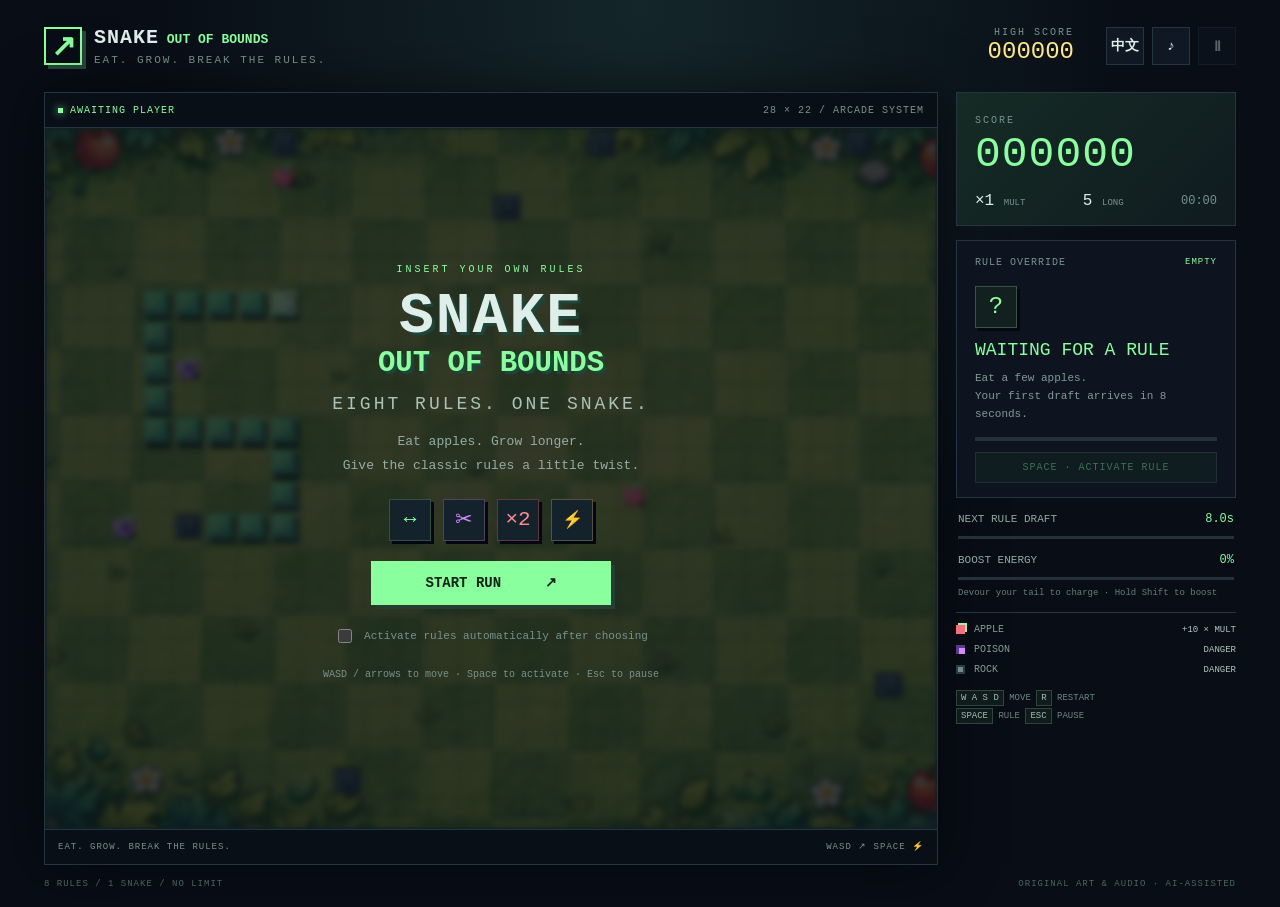
<file: rogue-snake/index.html>
<!doctype html>
<html lang="en">
<head>
  <meta charset="utf-8">
  <meta name="viewport" content="width=device-width,initial-scale=1">
  <meta name="theme-color" content="#080d16">
  <meta name="description" content="Snake Out of Bounds — an endless arcade snake game with eight temporary rule mutations.">
  <title>Snake Out of Bounds</title>
  <link rel="stylesheet" href="styles.css">
</head>
<body>
<div class="cabinet" id="cabinet">
  <header class="topbar">
    <a class="brand" href="#" id="home" aria-label="Title screen"><span class="brand-icon">↗</span><span><b>SNAKE<span class="brand-small"> OUT OF BOUNDS</span></b><small id="brandSub">EAT. GROW. BREAK THE RULES.</small></span></a>
    <div class="record"><span id="bestLabel">HIGH SCORE</span><strong id="best">000000</strong></div>
    <div class="top-actions"><button id="language" class="icon-button" aria-label="切换至中文">中文</button><button id="sound" class="icon-button" aria-label="Mute sound">♪</button><button id="pause" class="icon-button" aria-label="Pause">Ⅱ</button></div>
  </header>
  <main class="arena">
    <section class="board-shell" aria-label="Game board">
      <div class="board-status"><span><i id="statusDot"></i><b id="status">AWAITING PLAYER</b></span><span id="coordinates">28 × 22 / ARCADE SYSTEM</span></div>
      <div class="board-wrap">
        <canvas id="board" width="840" height="660" tabindex="0" aria-label="Snake board. WASD or arrows to move."></canvas>
        <div id="slogan" class="slogan" aria-live="polite"><small>RULE OVERRIDE</small><strong></strong></div>
        <div id="toast" class="toast" aria-live="polite"></div>
        <div id="overlay" class="overlay">
          <section id="titlePanel" class="panel title-panel">
            <div class="eyebrow">INSERT YOUR OWN RULES</div>
            <h1>SNAKE<br><span>OUT OF BOUNDS</span></h1>
            <h2 id="titleZh">EIGHT RULES. ONE SNAKE.</h2>
            <p class="intro" id="intro">Eat apples. Grow longer.<br>Give the classic rules a little twist.</p>
            <div class="rule-preview" aria-hidden="true"><span>↔</span><span>✂</span><span>×2</span><span>⚡</span></div>
            <button id="start" class="primary">START RUN <span>↗</span></button>
            <label class="auto-option"><input type="checkbox" id="auto"><span id="autoLabel">Activate rules automatically after choosing</span></label>
            <p class="small-print" id="titleHelp">WASD / arrows to move · Space to activate · Esc to pause</p>
          </section>
          <section id="draftPanel" class="panel draft-panel" hidden>
            <div class="eyebrow" id="draftEyebrow">RULE DRAFT / TIME IS PAUSED</div>
            <h2 id="draftTitle">Which rule will you bend?</h2>
            <p id="draftSubtitle">Keep one. Your new rule replaces the old one.</p>
            <div id="choices" class="choices"></div>
            <small id="draftHelp">Press 1 / 2 to choose · Then Space to activate</small>
          </section>
          <section id="pausePanel" class="panel pause-panel" hidden>
            <div class="eyebrow">SYSTEM ON HOLD</div>
            <h2 id="pauseTitle">PAUSED</h2>
            <div id="pauseHelp" class="control-list"></div>
            <p id="pauseHint" class="pause-hint">Every 5 extra body segments raise your score multiplier.<br>A yellow warning precedes a choice of two new rules.</p>
            <div class="pause-buttons"><button id="resume" class="primary">RESUME</button><button id="restartPause" class="secondary">NEW RUN</button></div>
            <p class="credits" id="credits">Original procedural art & synthesized audio · AI-assisted<br>Full license and production notes: CREDITS.txt</p>
          </section>
          <section id="deathPanel" class="panel death-panel" hidden>
            <div class="eyebrow" id="deathEyebrow">RUN TERMINATED</div>
            <h2 id="deathTitle">The rules won this round.</h2>
            <p id="deathReason"></p>
            <div class="final-score"><span id="finalLabel">FINAL SCORE</span><strong id="finalScore">000000</strong><b id="newRecord" hidden>NEW RECORD</b></div>
            <div class="final-stats"><span><small id="lengthLabel">MAX LENGTH</small><b id="finalLength">5</b></span><span><small id="timeLabel">SURVIVAL</small><b id="finalTime">00:00</b></span><span><small id="rulesLabel">RULES USED</small><b id="finalRules">0</b></span></div>
            <button id="restart" class="primary">TRY AGAIN <span>↗</span></button>
            <p class="small-print" id="restartHelp">Press R / Enter to restart instantly</p>
          </section>
        </div>
      </div>
      <div class="board-footer"><span id="footerLeft">EAT. GROW. BREAK THE RULES.</span><span id="footerRight">WASD ↗ SPACE ⚡</span></div>
    </section>
    <aside class="dashboard">
      <div class="score-block"><span id="scoreLabel">SCORE</span><strong id="score">000000</strong><div class="score-meta"><span id="multiplier">×1 <small>MULT</small></span><span id="length">5 <small>LONG</small></span><span id="time">00:00</span></div></div>
      <section class="rule-slot" id="ruleSlot"><div class="slot-heading"><span id="slotLabel">RULE OVERRIDE</span><span id="ruleBadge">EMPTY</span></div><div id="ruleSymbol" class="rule-symbol">?</div><h2 id="ruleName">WAITING FOR A RULE</h2><p id="ruleDescription">Eat a few apples.<br>Your first draft arrives in 8 seconds.</p><div class="rule-meter"><div id="activeBar"></div></div><button id="activate" class="activate" disabled><span id="activateLabel">SPACE · ACTIVATE RULE</span></button></section>
      <section class="next-draft"><div><span id="nextLabel">NEXT RULE DRAFT</span><strong id="nextTime">08.0s</strong></div><div class="thin-meter"><div id="draftBar"></div></div></section>
      <section class="energy"><div><span id="energyLabel">BOOST ENERGY</span><strong id="energyValue">0%</strong></div><div class="thin-meter"><div id="energyBar"></div></div><small id="energyHint">Devour your tail to charge · Hold Shift to boost</small></section>
      <section class="legend"><div><i class="apple-dot"></i><span id="appleLegend">APPLE</span><b id="applePoints">+10 × MULT</b></div><div><i class="poison-dot"></i><span id="poisonLegend">POISON</span><b id="poisonPoints">DANGER</b></div><div><i class="rock-dot"></i><span id="rockLegend">ROCK</span><b id="rockPoints">DANGER</b></div></section>
      <div class="key-hint" id="sideHelp"><kbd>W A S D</kbd> MOVE <kbd>R</kbd> RESTART<br><kbd>SPACE</kbd> RULE <kbd>ESC</kbd> PAUSE</div>
    </aside>
  </main>
  <footer class="page-footer"><span id="bottomLabel">8 RULES / 1 SNAKE / NO LIMIT</span><span id="bottomCredit">ORIGINAL ART & AUDIO · AI-ASSISTED</span></footer>
</div>
<script src="model.js"></script>
<script src="audio.js"></script>
<script src="game.js"></script>
</body>
</html>
</file>
<file: rogue-snake/styles.css>
:root{color-scheme:dark;--bg:#080d16;--panel:#0d1420;--line:#243441;--muted:#77928f;--ink:#deeee9;--green:#89ff9d;--accent:#89ff9d;--purple:#d48aff;--yellow:#ffe783}*{box-sizing:border-box}body{margin:0;background:var(--bg);color:var(--ink);font-family:Consolas,"Courier New","Microsoft YaHei",monospace;font-size:14px;background-image:radial-gradient(ellipse at 50% 0,#14262a 0,transparent 55%)}button,a,input{-webkit-tap-highlight-color:transparent}button{font:inherit;cursor:pointer;transition:background .15s,transform .15s,border-color .15s}button:focus-visible,a:focus-visible,input:focus-visible{outline:2px solid var(--yellow);outline-offset:4px}button:active{transform:translateY(2px)}button:disabled{cursor:default;opacity:.38;transform:none}button:hover:not(:disabled){filter:brightness(1.15)}[hidden]{display:none!important}.cabinet{max-width:1240px;margin:auto;padding:0 24px}.topbar{height:92px;display:flex;align-items:center;gap:32px}.brand{display:flex;align-items:center;gap:12px;color:var(--ink);text-decoration:none;margin-right:auto}.brand-icon{width:38px;height:38px;display:grid;place-content:center;border:2px solid var(--green);color:var(--green);font-size:30px;font-weight:bold;box-shadow:4px 4px 0 #274738}.brand b{font-size:20px;letter-spacing:1px}.brand-small{font-size:13px;color:var(--green);letter-spacing:0}.brand small{display:block;color:var(--muted);font-size:11px;letter-spacing:2px;margin-top:5px}.record{text-align:right}.record span{display:block;font-size:10px;color:var(--muted);letter-spacing:2px}.record strong{color:var(--yellow);font-size:24px;font-weight:normal}.top-actions{display:flex;gap:8px}.icon-button{border:1px solid var(--line);background:#101923;color:var(--ink);width:38px;height:38px;font-weight:bold}.arena{display:grid;grid-template-columns:minmax(0,1fr) 280px;gap:18px;align-items:start}.board-shell{border:1px solid var(--line);box-shadow:0 0 50px #0008;min-width:0;background:#090f17}.board-status,.board-footer{display:flex;justify-content:space-between;align-items:center;padding:11px 13px;font-size:10px;letter-spacing:1px;color:var(--muted);height:35px}.board-status{border-bottom:1px solid var(--line)}.board-status span:first-child{display:flex;align-items:center;gap:7px}.board-status b{color:var(--accent);font-weight:normal}.board-status i{width:5px;height:5px;background:var(--accent);box-shadow:0 0 8px var(--accent)}.board-footer{border-top:1px solid var(--line);font-size:9px}.board-wrap{position:relative;isolation:isolate;overflow:hidden;aspect-ratio:28/22;background:#183c22 url("game-background.png") center/cover no-repeat}canvas{display:block;width:100%;height:100%;image-rendering:pixelated;outline:none}.board-wrap:after{content:"";position:absolute;inset:0;pointer-events:none;background:repeating-linear-gradient(transparent 0 3px,#0002 3px 4px);opacity:.28;z-index:3}.overlay{position:absolute;inset:0;display:grid;place-items:center;background:#060b14bd;backdrop-filter:blur(3px);z-index:5;padding:24px}.panel{max-width:560px;width:100%;text-align:center}.eyebrow{color:var(--green);font-size:10px;letter-spacing:3px;margin-bottom:16px}.title-panel h1{font-size:58px;line-height:.88;letter-spacing:2px;margin:0;text-shadow:3px 3px 0 #1b4639}.title-panel h1 span{display:block;color:var(--green);font-size:29px;letter-spacing:0;line-height:1.5}.title-panel h2{font-size:18px;font-weight:normal;color:#aac2b9;margin:8px 0 16px;letter-spacing:3px}.intro{line-height:1.9;font-size:13px;color:#94ada8;margin:14px 0}.rule-preview{display:flex;justify-content:center;gap:12px;margin:20px 0}.rule-preview span{display:grid;place-items:center;width:42px;height:42px;background:#14232b;border:1px solid #325143;font-size:21px;color:var(--green);box-shadow:3px 3px 0 #020811}.rule-preview span:nth-child(2){color:var(--purple);border-color:#51415f}.rule-preview span:nth-child(3){color:#ff8b92;border-color:#5d393e}.rule-preview span:nth-child(4){color:var(--yellow);border-color:#57513e}.primary{border:0;background:var(--green);color:#0a2515;min-height:44px;padding:12px 26px;font-weight:bold;box-shadow:4px 4px 0 #263e32}.primary span{margin-left:35px}.title-panel .primary,.death-panel .primary{min-width:240px}.auto-option{display:flex;align-items:center;justify-content:center;gap:9px;font-size:11px;color:var(--muted);margin-top:21px;cursor:pointer}.auto-option input{accent-color:var(--green);width:14px;height:14px}.small-print{font-size:10px;color:#78928a;margin-top:20px;line-height:1.7}.dashboard{display:flex;flex-direction:column;gap:14px}.score-block{padding:18px 18px 15px;border:1px solid var(--line);background:linear-gradient(135deg,#152b25,#101b20)}.score-block>span{color:var(--muted);font-size:10px;letter-spacing:2px}.score-block>strong{display:block;font-weight:normal;color:var(--green);font-size:43px;letter-spacing:1px;line-height:1.3}.score-meta{display:flex;align-items:center;justify-content:space-between;margin-top:9px;font-size:16px}.score-meta small{font-size:9px;color:var(--muted)}.score-meta>span:last-child{font-size:12px;color:var(--muted)}.rule-slot{padding:16px 18px 14px;border:1px solid var(--line);background:var(--panel);min-height:246px}.slot-heading{display:flex;justify-content:space-between;color:var(--muted);font-size:10px;letter-spacing:1px}.slot-heading span:last-child{color:var(--accent);font-size:9px}.rule-symbol{width:42px;height:42px;font-size:24px;display:grid;place-items:center;color:var(--accent);border:1px solid #395447;margin:18px 0 12px;box-shadow:3px 3px 0 #03090f;background:#122020}.rule-slot h2{font-size:18px;color:var(--accent);font-weight:normal;margin:0 0 9px}.rule-slot p{line-height:1.65;color:#819a95;font-size:11px;min-height:40px;margin:0 0 14px}.rule-meter,.thin-meter{height:4px;background:#24313a;overflow:hidden}.rule-meter>div{height:100%;width:0;background:var(--accent);transition:width .06s linear}.activate{display:block;width:100%;margin-top:11px;border:1px solid #425c50;background:#172c22;padding:9px 3px;font-size:10px;color:var(--green);letter-spacing:1px}.next-draft,.energy{padding:0 2px}.next-draft>div:first-child,.energy>div:first-child{display:flex;justify-content:space-between;align-items:center;margin-bottom:10px}.next-draft span,.energy span{color:#90aaa0;font-size:11px}.next-draft strong,.energy strong{font-size:12px;color:var(--green);font-weight:normal}.thin-meter{height:3px}.thin-meter div{height:100%;background:var(--yellow);width:0;transition:width .08s linear}.energy .thin-meter div{background:#87d7ff}.energy small{display:block;font-size:9px;color:#657f79;margin-top:8px}.legend{border-top:1px solid var(--line);padding-top:11px;display:grid;gap:9px}.legend>div{display:flex;align-items:center;font-size:10px;color:#819c94;gap:9px}.legend b{margin-left:auto;color:#b3c8bd;font-size:9px;font-weight:normal}.legend i{width:9px;height:9px;display:inline-block}.apple-dot{background:#fa6d80;box-shadow:2px -2px #a5ef99}.poison-dot{background:var(--purple);box-shadow:inset 3px 3px #5f3889}.rock-dot{background:#708c8a;border:2px solid #293d48}.key-hint{line-height:2;font-size:9px;color:#6c8a81}.key-hint kbd{font:inherit;border:1px solid #30463c;padding:2px 4px;color:#a4bfb1;background:#101c1b}.page-footer{display:flex;justify-content:space-between;font-size:9px;color:#48675c;padding:14px 0 18px;letter-spacing:1px}.draft-panel h2,.pause-panel h2,.death-panel h2{font-size:28px;margin:0 0 15px;letter-spacing:1px;font-weight:normal}.draft-panel>p,.death-panel>p{color:#809a93;font-size:12px;line-height:1.7;margin:0 0 24px}.draft-panel .eyebrow{color:var(--yellow)}.choices{display:grid;grid-template-columns:1fr 1fr;gap:14px;margin-bottom:23px}.choice{display:flex;flex-direction:column;align-items:center;min-height:214px;padding:20px 12px;background:#131e29;border:1px solid #3e5559;color:var(--ink);box-shadow:4px 4px 0 #02080d;position:relative}.choice:hover{border-color:var(--card-color);background:#1b2c32}.choice-number{position:absolute;top:9px;left:10px;font-size:10px;color:#6b8e82}.choice-symbol{font-size:34px;color:var(--card-color);margin:15px 0}.choice b{font-size:16px;font-weight:normal;color:var(--card-color);margin-bottom:14px}.choice p{font-size:11px;color:#8da89d;line-height:1.7;margin:0;flex:1}.choice small{margin-top:18px;font-size:9px;letter-spacing:1px;color:#bed4c8}.draft-panel>small{color:#719389;font-size:10px}.pause-panel{max-width:420px}.control-list{display:grid;grid-template-columns:1fr 1fr;text-align:left;background:#101b24;border:1px solid #2d4241;padding:16px;gap:13px 20px;color:#9ab4aa;font-size:11px}.control-list kbd{display:block;color:var(--green);font:inherit;font-size:12px;margin-bottom:4px}.pause-hint{font-size:11px;line-height:1.8;color:#789990;margin:18px 0}.pause-buttons{display:flex;gap:12px;justify-content:center}.secondary{border:1px solid #395349;background:#172623;color:#acc7b7;padding:10px 18px}.credits{color:#4f7266;font-size:9px;line-height:1.9;margin-top:24px}.final-score{position:relative;border-block:1px solid #29453b;padding:15px;margin-bottom:20px}.final-score span{display:block;color:#819f91;font-size:10px}.final-score strong{display:block;font-size:54px;font-weight:normal;color:var(--green)}.final-score b{color:var(--yellow);font-size:10px;letter-spacing:2px}.final-stats{display:flex;justify-content:space-around;margin-bottom:30px}.final-stats small{display:block;font-size:10px;color:#789d8c;margin-bottom:8px}.final-stats b{color:#ceded3;font-size:20px;font-weight:normal}.slogan{position:absolute;z-index:4;left:0;right:0;top:42%;text-align:center;pointer-events:none;opacity:0;background:#160d2cd9;padding:18px 9px;border-block:1px solid #b975d688;transform:translateY(8px);transition:opacity .15s,transform .15s}.slogan.show{opacity:1;transform:none}.slogan small{display:block;font-size:9px;letter-spacing:4px;color:#dcb8f6;margin-bottom:9px}.slogan strong{font-size:28px;color:#f6d6ff;text-shadow:2px 2px #6544aa;line-height:1.2}.toast{position:absolute;z-index:4;bottom:20px;left:50%;transform:translateX(-50%);font-size:11px;background:#111f29eb;border:1px solid #4f7160;padding:9px 17px;white-space:nowrap;opacity:0;pointer-events:none;transition:opacity .2s}.toast.show{opacity:1}.cabinet.active{--accent:#d48aff}.cabinet.active .board-shell{border-color:#614876}.cabinet.active .rule-slot{border-color:#62477c;background:linear-gradient(135deg,#201a30,#101c23)}.cabinet.armed{--accent:#ffe783}.cabinet.armed .rule-slot{border-color:#74633e}.cabinet.warning .board-status i{animation:blink 1s steps(2,end) infinite}.cabinet.warning .next-draft strong{color:var(--yellow)}@keyframes blink{50%{opacity:.25}}@media(max-width:1000px){.cabinet{padding:0 16px}.arena{grid-template-columns:minmax(0,1fr) 240px;gap:12px}.score-block>strong{font-size:36px}.rule-slot{padding:13px;min-height:228px}.rule-slot p{font-size:10px}.title-panel h1{font-size:48px}.title-panel h1 span{font-size:24px}.overlay{padding:20px}.title-panel .intro{font-size:12px}.rule-preview{margin:14px 0}.small-print{margin-top:14px}.choice{min-height:190px}.draft-panel h2{font-size:23px}.choice b{font-size:14px}.choice p{font-size:10px}.slogan strong{font-size:23px}}@media(max-width:760px){.topbar{height:76px;gap:12px}.brand-small{display:block;font-size:11px}.brand b{font-size:17px}.brand small{display:none}.record strong{font-size:18px}.record span{font-size:8px}.top-actions{gap:4px}.icon-button{width:32px;height:32px}.arena{grid-template-columns:1fr}.dashboard{display:grid;grid-template-columns:1fr 1fr;gap:12px}.score-block{grid-column:1;padding:14px}.rule-slot{grid-column:2;grid-row:1/4;min-height:0}.energy,.next-draft{grid-column:1}.legend,.key-hint{display:none}.board-status #coordinates{font-size:8px}.board-footer{font-size:8px}.overlay{padding:15px}.title-panel h1{font-size:44px}.title-panel h1 span{font-size:21px}.title-panel h2{font-size:14px;margin:2px 0 8px}.title-panel .intro{font-size:11px;margin:8px 0}.rule-preview{margin:10px 0}.rule-preview span{height:28px;width:28px;font-size:17px}.primary{min-height:38px;padding:9px 18px}.auto-option{margin-top:13px;font-size:10px}.small-print{font-size:8px;margin:10px 0 0}.eyebrow{font-size:8px;margin-bottom:12px}.draft-panel h2,.pause-panel h2,.death-panel h2{font-size:21px;margin-bottom:10px}.draft-panel>p,.death-panel>p{font-size:10px;margin-bottom:14px}.choices{gap:10px;margin-bottom:14px}.choice{min-height:166px;padding:14px 8px}.choice-symbol{font-size:24px;margin:10px 0}.choice b{font-size:12px;margin-bottom:10px}.choice p{font-size:9px}.choice small{margin-top:10px}.control-list{padding:10px;gap:8px;font-size:9px}.control-list kbd{font-size:10px}.pause-hint{font-size:9px;margin:12px 0}.credits{margin:13px 0 0;font-size:8px}.final-score{padding:9px;margin-bottom:12px}.final-score strong{font-size:38px}.final-stats{margin-bottom:15px}.final-stats b{font-size:17px}.page-footer{font-size:7px}.slogan strong{font-size:19px}}@media(prefers-reduced-motion:reduce){*{animation:none!important;transition:none!important}.board-wrap:after{display:none}}
@media(min-width:761px){.cabinet{max-width:min(1240px,calc((100vh - 198px)*28/22 + 348px))}}
.overlay{overflow:auto;align-items:safe center}@media(min-width:761px) and (max-height:800px){.key-hint{display:none}}
.icon-button{padding:0;white-space:nowrap}.rule-preview span:last-child{font-size:17px}
</file>
